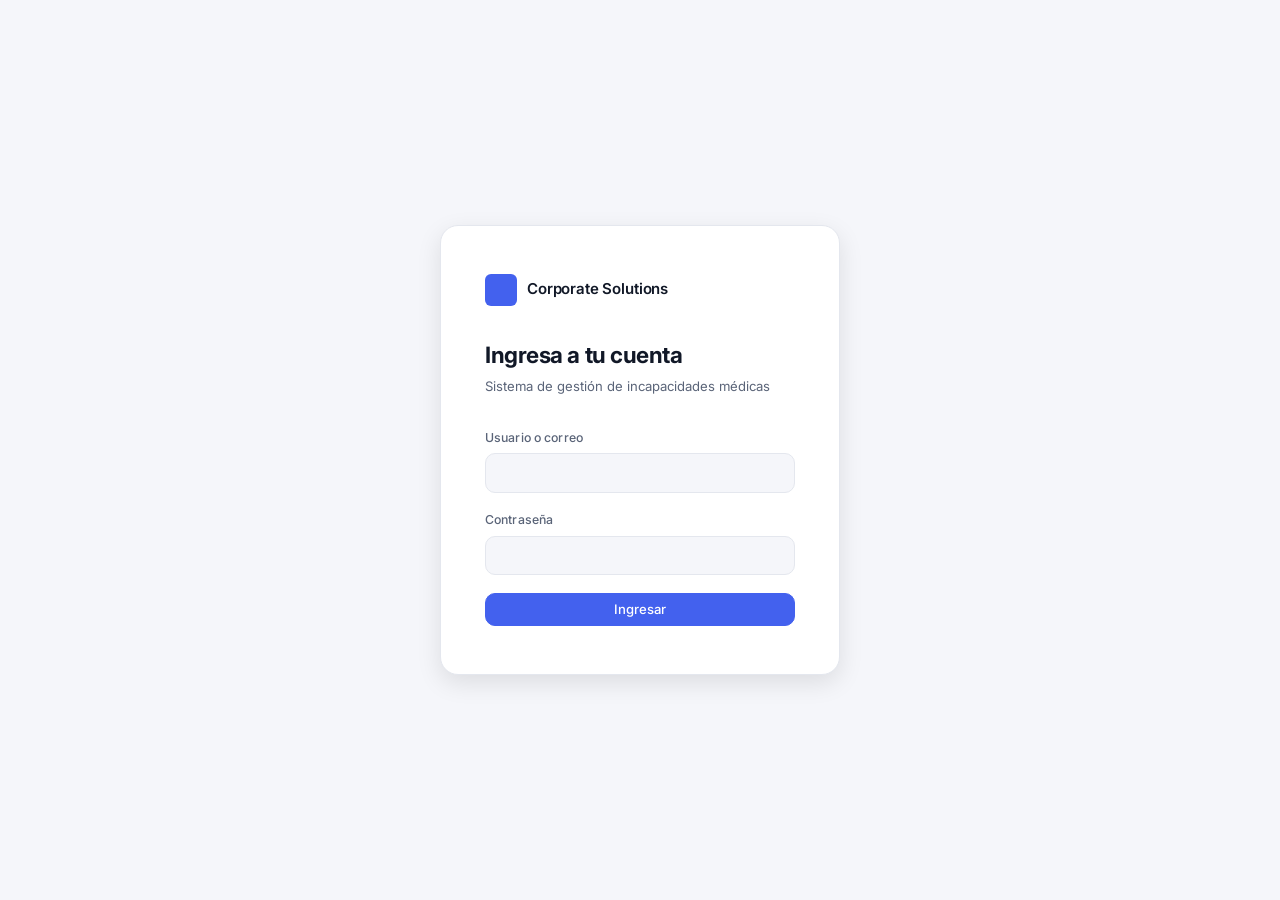
<file: index.html>
<!DOCTYPE html>
<html lang="es" data-theme="light">
<head>
    <meta charset="UTF-8">
    <meta name="viewport" content="width=device-width, initial-scale=1.0">
    <title>Corporate Solutions — Gestión de Incapacidades</title>
    <link rel="preconnect" href="https://fonts.googleapis.com">
    <link rel="preconnect" href="https://fonts.gstatic.com" crossorigin>
    <link href="https://fonts.googleapis.com/css2?family=Inter:wght@300;400;500;600;700&display=swap" rel="stylesheet">
    <link rel="stylesheet" href="./assets/css/main.css">
    <link rel="stylesheet" href="./assets/css/layout.css">
    <link rel="stylesheet" href="./assets/css/components.css">
    <link rel="stylesheet" href="./assets/css/views.css">
</head>
<body>

    <div id="app">

        <div id="login-screen" class="login-screen hidden">
            <div class="login-card">
                <div class="login-brand">
                    <span class="login-brand-mark"></span>
                    <span class="login-brand-name">Corporate Solutions</span>
                </div>
                <h1 class="login-title">Ingresa a tu cuenta</h1>
                <p class="login-subtitle">Sistema de gestión de incapacidades médicas</p>
                <div id="login-error" class="alert alert-error hidden"></div>
                <form id="login-form" novalidate>
                    <div class="field">
                        <label class="field-label" for="login-usuario">Usuario o correo</label>
                        <input class="field-input" type="text" id="login-usuario" name="usuario" autocomplete="username">
                    </div>
                    <div class="field">
                        <label class="field-label" for="login-contrasena">Contraseña</label>
                        <input class="field-input" type="password" id="login-contrasena" name="contrasena" autocomplete="current-password">
                    </div>
                    <button class="btn btn-primary btn-full" type="submit" id="login-btn">Ingresar</button>
                </form>
            </div>
        </div>

        <div id="main-layout" class="main-layout hidden">

            <aside id="sidebar" class="sidebar">
                <div class="sidebar-header">
                    <span class="sidebar-brand-mark"></span>
                    <span class="sidebar-brand-name">Corporate</span>
                    <button id="sidebar-toggle" class="sidebar-toggle" aria-label="Colapsar menú"></button>
                </div>

                <nav class="sidebar-nav">
                    <a class="nav-item" data-view="dashboard" href="#/dashboard">
                        <span class="nav-icon nav-icon-dashboard"></span>
                        <span class="nav-label">Panel principal</span>
                    </a>
                    <a class="nav-item" data-view="empleados" href="#/empleados" data-roles="administrador,gestion_humana">
                        <span class="nav-icon nav-icon-empleados"></span>
                        <span class="nav-label">Empleados</span>
                    </a>
                    <a class="nav-item" data-view="incapacidades" href="#/incapacidades">
                        <span class="nav-icon nav-icon-incapacidades"></span>
                        <span class="nav-label">Incapacidades</span>
                    </a>
                    <a class="nav-item" data-view="seguimiento" href="#/seguimiento" data-roles="administrador,gestion_humana">
                        <span class="nav-icon nav-icon-seguimiento"></span>
                        <span class="nav-label">Seguimiento</span>
                    </a>
                    <a class="nav-item" data-view="usuarios" href="#/usuarios" data-roles="administrador">
                        <span class="nav-icon nav-icon-usuarios"></span>
                        <span class="nav-label">Usuarios</span>
                    </a>
                </nav>

                <div class="sidebar-footer">
                    <a class="nav-item" data-view="configuracion" href="#/configuracion">
                        <span class="nav-icon nav-icon-config"></span>
                        <span class="nav-label">Configuración</span>
                    </a>
                    <button class="nav-item nav-item-btn" id="logout-btn">
                        <span class="nav-icon nav-icon-logout"></span>
                        <span class="nav-label">Cerrar sesión</span>
                    </button>
                </div>
            </aside>

            <div class="main-content">
                <header class="topbar">
                    <div class="topbar-left">
                        <h2 class="topbar-title" id="topbar-title">Panel principal</h2>
                    </div>
                    <div class="topbar-right">
                        <button class="topbar-btn" id="theme-toggle" aria-label="Cambiar tema">
                            <span class="icon-theme"></span>
                        </button>
                        <button class="topbar-btn topbar-notifications" id="notifications-btn" aria-label="Notificaciones">
                            <span class="icon-bell"></span>
                            <span class="notif-badge hidden" id="notif-badge"></span>
                        </button>
                        <div class="topbar-user" id="topbar-user">
                            <span class="user-avatar" id="user-avatar"></span>
                            <div class="user-info">
                                <span class="user-name" id="user-name"></span>
                                <span class="user-role" id="user-role"></span>
                            </div>
                        </div>
                    </div>
                </header>

                <div id="notifications-panel" class="notifications-panel hidden">
                    <div class="notif-panel-header">
                        <span class="notif-panel-title">Actividad reciente</span>
                        <button class="notif-panel-close" id="notif-close">Cerrar</button>
                    </div>
                    <div id="notifications-list" class="notif-list"></div>
                </div>

                <main id="view-container" class="view-container"></main>
            </div>
        </div>

    </div>

    <div id="modal-overlay" class="modal-overlay hidden">
        <div id="modal-box" class="modal-box">
            <div class="modal-header">
                <h3 class="modal-title" id="modal-title"></h3>
                <button class="modal-close" id="modal-close">&#x2715;</button>
            </div>
            <div class="modal-body" id="modal-body"></div>
            <div class="modal-footer" id="modal-footer"></div>
        </div>
    </div>

    <div id="panel-overlay" class="panel-overlay hidden">
        <div id="side-panel" class="side-panel">
            <div class="panel-header">
                <h3 class="panel-title" id="panel-title"></h3>
                <button class="panel-close" id="panel-close">&#x2715;</button>
            </div>
            <div class="panel-body" id="panel-body"></div>
        </div>
    </div>

    <div id="toast-container" class="toast-container"></div>

    <script type="module" src="./assets/js/app.js"></script>
</body>
</html>
</file>
<file: assets/css/main.css>
/* ============================================================
   VARIABLES Y TEMA
   ============================================================ */

:root {
    --color-bg: #F5F6FA;
    --color-surface: #FFFFFF;
    --color-surface-raised: #FFFFFF;
    --color-border: #E4E7EE;
    --color-border-subtle: #EEF0F6;

    --color-text-primary: #111827;
    --color-text-secondary: #5A6478;
    --color-text-tertiary: #9AA0AE;
    --color-text-inverse: #FFFFFF;

    --color-accent: #4361EE;
    --color-accent-hover: #3451D1;
    --color-accent-subtle: #EEF1FD;
    --color-accent-text: #3451D1;

    --color-success: #16A34A;
    --color-success-subtle: #DCFCE7;
    --color-success-text: #15803D;

    --color-warning: #D97706;
    --color-warning-subtle: #FEF3C7;
    --color-warning-text: #B45309;

    --color-danger: #DC2626;
    --color-danger-subtle: #FEE2E2;
    --color-danger-text: #B91C1C;

    --color-info: #0284C7;
    --color-info-subtle: #E0F2FE;
    --color-info-text: #0369A1;

    --color-neutral: #6B7280;
    --color-neutral-subtle: #F3F4F6;
    --color-neutral-text: #4B5563;

    --color-purple-subtle: #EDE9FE;
    --color-purple-text: #7C3AED;

    --sidebar-width: 240px;
    --sidebar-width-collapsed: 64px;
    --topbar-height: 60px;

    --radius-sm: 6px;
    --radius-md: 10px;
    --radius-lg: 14px;
    --radius-xl: 18px;
    --radius-full: 9999px;

    --shadow-sm: 0 1px 2px rgba(0, 0, 0, 0.05);
    --shadow-md: 0 4px 12px rgba(0, 0, 0, 0.07);
    --shadow-lg: 0 8px 24px rgba(0, 0, 0, 0.10);
    --shadow-xl: 0 16px 48px rgba(0, 0, 0, 0.14);

    --transition: 0.18s ease;
    --transition-slow: 0.3s ease;

    --font-sans: 'Inter', -apple-system, BlinkMacSystemFont, sans-serif;
}

[data-theme="dark"] {
    --color-bg: #0D0F17;
    --color-surface: #141720;
    --color-surface-raised: #1C2030;
    --color-border: #252A3A;
    --color-border-subtle: #1C2030;

    --color-text-primary: #F0F2F8;
    --color-text-secondary: #8892A4;
    --color-text-tertiary: #55607A;
    --color-text-inverse: #0D0F17;

    --color-accent: #5B78F5;
    --color-accent-hover: #7490F8;
    --color-accent-subtle: #1A1F35;
    --color-accent-text: #8BA0FF;

    --color-success: #22C55E;
    --color-success-subtle: #0D2A1A;
    --color-success-text: #4ADE80;

    --color-warning: #F59E0B;
    --color-warning-subtle: #2A1E05;
    --color-warning-text: #FCD34D;

    --color-danger: #EF4444;
    --color-danger-subtle: #2A0D0D;
    --color-danger-text: #FCA5A5;

    --color-info: #38BDF8;
    --color-info-subtle: #082035;
    --color-info-text: #7DD3FC;

    --color-neutral: #8892A4;
    --color-neutral-subtle: #1C2030;
    --color-neutral-text: #A0AABA;

    --color-purple-subtle: #1E1535;
    --color-purple-text: #A78BFA;

    --shadow-sm: 0 1px 2px rgba(0, 0, 0, 0.3);
    --shadow-md: 0 4px 12px rgba(0, 0, 0, 0.4);
    --shadow-lg: 0 8px 24px rgba(0, 0, 0, 0.5);
    --shadow-xl: 0 16px 48px rgba(0, 0, 0, 0.6);
}

/* ============================================================
   RESET
   ============================================================ */

*, *::before, *::after {
    box-sizing: border-box;
    margin: 0;
    padding: 0;
}

html {
    font-size: 15px;
    -webkit-font-smoothing: antialiased;
    -moz-osx-font-smoothing: grayscale;
}

body {
    font-family: var(--font-sans);
    background-color: var(--color-bg);
    color: var(--color-text-primary);
    line-height: 1.5;
    min-height: 100vh;
    transition: background-color var(--transition-slow), color var(--transition-slow);
}

a {
    color: inherit;
    text-decoration: none;
}

button {
    font-family: inherit;
    cursor: pointer;
    border: none;
    background: none;
}

input, textarea, select {
    font-family: inherit;
}

ul, ol {
    list-style: none;
}

/* ============================================================
   UTILIDADES
   ============================================================ */

.hidden {
    display: none !important;
}

.sr-only {
    position: absolute;
    width: 1px;
    height: 1px;
    padding: 0;
    margin: -1px;
    overflow: hidden;
    clip: rect(0, 0, 0, 0);
    border: 0;
}

.text-secondary {
    color: var(--color-text-secondary);
}

.text-sm {
    font-size: 0.85rem;
}

.text-xs {
    font-size: 0.75rem;
}

.font-medium {
    font-weight: 500;
}

.font-semibold {
    font-weight: 600;
}
</file>
<file: assets/css/layout.css>
/* ============================================================
   LOGIN
   ============================================================ */

.login-screen {
    min-height: 100vh;
    display: flex;
    align-items: center;
    justify-content: center;
    background-color: var(--color-bg);
    padding: 24px;
}

.login-card {
    background: var(--color-surface);
    border: 1px solid var(--color-border);
    border-radius: var(--radius-xl);
    padding: 48px 44px;
    width: 100%;
    max-width: 400px;
    box-shadow: var(--shadow-lg);
}

.login-brand {
    display: flex;
    align-items: center;
    gap: 10px;
    margin-bottom: 32px;
}

.login-brand-mark {
    display: block;
    width: 32px;
    height: 32px;
    background-color: var(--color-accent);
    border-radius: var(--radius-sm);
    flex-shrink: 0;
}

.login-brand-name {
    font-size: 1rem;
    font-weight: 600;
    color: var(--color-text-primary);
    letter-spacing: -0.01em;
}

.login-title {
    font-size: 1.5rem;
    font-weight: 700;
    color: var(--color-text-primary);
    letter-spacing: -0.02em;
    margin-bottom: 6px;
}

.login-subtitle {
    font-size: 0.875rem;
    color: var(--color-text-secondary);
    margin-bottom: 32px;
}

/* ============================================================
   LAYOUT PRINCIPAL
   ============================================================ */

.main-layout {
    display: flex;
    min-height: 100vh;
}

/* ============================================================
   SIDEBAR
   ============================================================ */

.sidebar {
    width: var(--sidebar-width);
    background: var(--color-surface);
    border-right: 1px solid var(--color-border);
    display: flex;
    flex-direction: column;
    position: fixed;
    top: 0;
    left: 0;
    height: 100vh;
    z-index: 100;
    transition: width var(--transition-slow);
    overflow: hidden;
}

.sidebar.collapsed {
    width: var(--sidebar-width-collapsed);
}

.sidebar-header {
    display: flex;
    align-items: center;
    gap: 12px;
    padding: 20px 16px;
    border-bottom: 1px solid var(--color-border-subtle);
    min-height: var(--topbar-height);
}

.sidebar-brand-mark {
    display: block;
    width: 28px;
    height: 28px;
    background-color: var(--color-accent);
    border-radius: 7px;
    flex-shrink: 0;
}

.sidebar-brand-name {
    font-size: 0.95rem;
    font-weight: 700;
    color: var(--color-text-primary);
    letter-spacing: -0.01em;
    white-space: nowrap;
    transition: opacity var(--transition), width var(--transition);
}

.sidebar-toggle {
    margin-left: auto;
    width: 24px;
    height: 24px;
    border-radius: var(--radius-sm);
    display: flex;
    align-items: center;
    justify-content: center;
    color: var(--color-text-tertiary);
    flex-shrink: 0;
    transition: background var(--transition), color var(--transition);
    position: relative;
}

.sidebar-toggle::before,
.sidebar-toggle::after {
    content: '';
    display: block;
    width: 12px;
    height: 1.5px;
    background: currentColor;
    position: absolute;
    border-radius: 2px;
    transition: transform var(--transition);
}

.sidebar-toggle::before {
    top: 8px;
}

.sidebar-toggle::after {
    top: 14px;
}

.sidebar-toggle:hover {
    background: var(--color-border-subtle);
    color: var(--color-text-primary);
}

.sidebar-nav {
    flex: 1;
    padding: 12px 8px;
    display: flex;
    flex-direction: column;
    gap: 2px;
    overflow-y: auto;
}

.sidebar-footer {
    padding: 8px 8px 16px;
    border-top: 1px solid var(--color-border-subtle);
    display: flex;
    flex-direction: column;
    gap: 2px;
}

.nav-item {
    display: flex;
    align-items: center;
    gap: 12px;
    padding: 9px 12px;
    border-radius: var(--radius-md);
    color: var(--color-text-secondary);
    font-size: 0.875rem;
    font-weight: 500;
    transition: background var(--transition), color var(--transition);
    cursor: pointer;
    white-space: nowrap;
    width: 100%;
    text-align: left;
}

.nav-item:hover {
    background: var(--color-border-subtle);
    color: var(--color-text-primary);
}

.nav-item.active {
    background: var(--color-accent-subtle);
    color: var(--color-accent);
}

.nav-item-btn {
    border: none;
    background: none;
    font-family: inherit;
}

.nav-icon {
    width: 18px;
    height: 18px;
    flex-shrink: 0;
    display: block;
    background-color: currentColor;
    mask-repeat: no-repeat;
    mask-position: center;
    mask-size: contain;
    -webkit-mask-repeat: no-repeat;
    -webkit-mask-position: center;
    -webkit-mask-size: contain;
}

.nav-icon-dashboard {
    mask-image: url("data:image/svg+xml,%3Csvg xmlns='http://www.w3.org/2000/svg' viewBox='0 0 24 24' fill='none' stroke='currentColor' stroke-width='2'%3E%3Crect x='3' y='3' width='7' height='7'/%3E%3Crect x='14' y='3' width='7' height='7'/%3E%3Crect x='14' y='14' width='7' height='7'/%3E%3Crect x='3' y='14' width='7' height='7'/%3E%3C/svg%3E");
    -webkit-mask-image: url("data:image/svg+xml,%3Csvg xmlns='http://www.w3.org/2000/svg' viewBox='0 0 24 24' fill='none' stroke='currentColor' stroke-width='2'%3E%3Crect x='3' y='3' width='7' height='7'/%3E%3Crect x='14' y='3' width='7' height='7'/%3E%3Crect x='14' y='14' width='7' height='7'/%3E%3Crect x='3' y='14' width='7' height='7'/%3E%3C/svg%3E");
}

.nav-icon-empleados {
    mask-image: url("data:image/svg+xml,%3Csvg xmlns='http://www.w3.org/2000/svg' viewBox='0 0 24 24' fill='none' stroke='currentColor' stroke-width='2'%3E%3Cpath d='M17 21v-2a4 4 0 0 0-4-4H5a4 4 0 0 0-4 4v2'/%3E%3Ccircle cx='9' cy='7' r='4'/%3E%3Cpath d='M23 21v-2a4 4 0 0 0-3-3.87'/%3E%3Cpath d='M16 3.13a4 4 0 0 1 0 7.75'/%3E%3C/svg%3E");
    -webkit-mask-image: url("data:image/svg+xml,%3Csvg xmlns='http://www.w3.org/2000/svg' viewBox='0 0 24 24' fill='none' stroke='currentColor' stroke-width='2'%3E%3Cpath d='M17 21v-2a4 4 0 0 0-4-4H5a4 4 0 0 0-4 4v2'/%3E%3Ccircle cx='9' cy='7' r='4'/%3E%3Cpath d='M23 21v-2a4 4 0 0 0-3-3.87'/%3E%3Cpath d='M16 3.13a4 4 0 0 1 0 7.75'/%3E%3C/svg%3E");
}

.nav-icon-incapacidades {
    mask-image: url("data:image/svg+xml,%3Csvg xmlns='http://www.w3.org/2000/svg' viewBox='0 0 24 24' fill='none' stroke='currentColor' stroke-width='2'%3E%3Crect x='3' y='4' width='18' height='18' rx='2' ry='2'/%3E%3Cline x1='16' y1='2' x2='16' y2='6'/%3E%3Cline x1='8' y1='2' x2='8' y2='6'/%3E%3Cline x1='3' y1='10' x2='21' y2='10'/%3E%3C/svg%3E");
    -webkit-mask-image: url("data:image/svg+xml,%3Csvg xmlns='http://www.w3.org/2000/svg' viewBox='0 0 24 24' fill='none' stroke='currentColor' stroke-width='2'%3E%3Crect x='3' y='4' width='18' height='18' rx='2' ry='2'/%3E%3Cline x1='16' y1='2' x2='16' y2='6'/%3E%3Cline x1='8' y1='2' x2='8' y2='6'/%3E%3Cline x1='3' y1='10' x2='21' y2='10'/%3E%3C/svg%3E");
}

.nav-icon-seguimiento {
    mask-image: url("data:image/svg+xml,%3Csvg xmlns='http://www.w3.org/2000/svg' viewBox='0 0 24 24' fill='none' stroke='currentColor' stroke-width='2'%3E%3Cpolyline points='22 12 18 12 15 21 9 3 6 12 2 12'/%3E%3C/svg%3E");
    -webkit-mask-image: url("data:image/svg+xml,%3Csvg xmlns='http://www.w3.org/2000/svg' viewBox='0 0 24 24' fill='none' stroke='currentColor' stroke-width='2'%3E%3Cpolyline points='22 12 18 12 15 21 9 3 6 12 2 12'/%3E%3C/svg%3E");
}

.nav-icon-usuarios {
    mask-image: url("data:image/svg+xml,%3Csvg xmlns='http://www.w3.org/2000/svg' viewBox='0 0 24 24' fill='none' stroke='currentColor' stroke-width='2'%3E%3Ccircle cx='12' cy='8' r='4'/%3E%3Cpath d='M20 21a8 8 0 1 0-16 0'/%3E%3C/svg%3E");
    -webkit-mask-image: url("data:image/svg+xml,%3Csvg xmlns='http://www.w3.org/2000/svg' viewBox='0 0 24 24' fill='none' stroke='currentColor' stroke-width='2'%3E%3Ccircle cx='12' cy='8' r='4'/%3E%3Cpath d='M20 21a8 8 0 1 0-16 0'/%3E%3C/svg%3E");
}

.nav-icon-config {
    mask-image: url("data:image/svg+xml,%3Csvg xmlns='http://www.w3.org/2000/svg' viewBox='0 0 24 24' fill='none' stroke='currentColor' stroke-width='2'%3E%3Ccircle cx='12' cy='12' r='3'/%3E%3Cpath d='M19.4 15a1.65 1.65 0 0 0 .33 1.82l.06.06a2 2 0 0 1-2.83 2.83l-.06-.06a1.65 1.65 0 0 0-1.82-.33 1.65 1.65 0 0 0-1 1.51V21a2 2 0 0 1-4 0v-.09A1.65 1.65 0 0 0 9 19.4a1.65 1.65 0 0 0-1.82.33l-.06.06a2 2 0 0 1-2.83-2.83l.06-.06A1.65 1.65 0 0 0 4.68 15a1.65 1.65 0 0 0-1.51-1H3a2 2 0 0 1 0-4h.09A1.65 1.65 0 0 0 4.6 9a1.65 1.65 0 0 0-.33-1.82l-.06-.06a2 2 0 0 1 2.83-2.83l.06.06A1.65 1.65 0 0 0 9 4.68a1.65 1.65 0 0 0 1-1.51V3a2 2 0 0 1 4 0v.09a1.65 1.65 0 0 0 1 1.51 1.65 1.65 0 0 0 1.82-.33l.06-.06a2 2 0 0 1 2.83 2.83l-.06.06A1.65 1.65 0 0 0 19.4 9a1.65 1.65 0 0 0 1.51 1H21a2 2 0 0 1 0 4h-.09a1.65 1.65 0 0 0-1.51 1z'/%3E%3C/svg%3E");
    -webkit-mask-image: url("data:image/svg+xml,%3Csvg xmlns='http://www.w3.org/2000/svg' viewBox='0 0 24 24' fill='none' stroke='currentColor' stroke-width='2'%3E%3Ccircle cx='12' cy='12' r='3'/%3E%3Cpath d='M19.4 15a1.65 1.65 0 0 0 .33 1.82l.06.06a2 2 0 0 1-2.83 2.83l-.06-.06a1.65 1.65 0 0 0-1.82-.33 1.65 1.65 0 0 0-1 1.51V21a2 2 0 0 1-4 0v-.09A1.65 1.65 0 0 0 9 19.4a1.65 1.65 0 0 0-1.82.33l-.06.06a2 2 0 0 1-2.83-2.83l.06-.06A1.65 1.65 0 0 0 4.68 15a1.65 1.65 0 0 0-1.51-1H3a2 2 0 0 1 0-4h.09A1.65 1.65 0 0 0 4.6 9a1.65 1.65 0 0 0-.33-1.82l-.06-.06a2 2 0 0 1 2.83-2.83l.06.06A1.65 1.65 0 0 0 9 4.68a1.65 1.65 0 0 0 1-1.51V3a2 2 0 0 1 4 0v.09a1.65 1.65 0 0 0 1 1.51 1.65 1.65 0 0 0 1.82-.33l.06-.06a2 2 0 0 1 2.83 2.83l-.06.06A1.65 1.65 0 0 0 19.4 9a1.65 1.65 0 0 0 1.51 1H21a2 2 0 0 1 0 4h-.09a1.65 1.65 0 0 0-1.51 1z'/%3E%3C/svg%3E");
}

.nav-icon-logout {
    mask-image: url("data:image/svg+xml,%3Csvg xmlns='http://www.w3.org/2000/svg' viewBox='0 0 24 24' fill='none' stroke='currentColor' stroke-width='2'%3E%3Cpath d='M9 21H5a2 2 0 0 1-2-2V5a2 2 0 0 1 2-2h4'/%3E%3Cpolyline points='16 17 21 12 16 7'/%3E%3Cline x1='21' y1='12' x2='9' y2='12'/%3E%3C/svg%3E");
    -webkit-mask-image: url("data:image/svg+xml,%3Csvg xmlns='http://www.w3.org/2000/svg' viewBox='0 0 24 24' fill='none' stroke='currentColor' stroke-width='2'%3E%3Cpath d='M9 21H5a2 2 0 0 1-2-2V5a2 2 0 0 1 2-2h4'/%3E%3Cpolyline points='16 17 21 12 16 7'/%3E%3Cline x1='21' y1='12' x2='9' y2='12'/%3E%3C/svg%3E");
}

.sidebar.collapsed .nav-label,
.sidebar.collapsed .sidebar-brand-name {
    opacity: 0;
    width: 0;
    overflow: hidden;
}

/* ============================================================
   TOPBAR
   ============================================================ */

.main-content {
    margin-left: var(--sidebar-width);
    flex: 1;
    display: flex;
    flex-direction: column;
    min-height: 100vh;
    transition: margin-left var(--transition-slow);
}

.sidebar.collapsed ~ .main-content {
    margin-left: var(--sidebar-width-collapsed);
}

.topbar {
    height: var(--topbar-height);
    background: var(--color-surface);
    border-bottom: 1px solid var(--color-border);
    display: flex;
    align-items: center;
    justify-content: space-between;
    padding: 0 24px;
    position: sticky;
    top: 0;
    z-index: 90;
}

.topbar-title {
    font-size: 1rem;
    font-weight: 600;
    color: var(--color-text-primary);
    letter-spacing: -0.01em;
}

.topbar-right {
    display: flex;
    align-items: center;
    gap: 8px;
}

.topbar-btn {
    width: 36px;
    height: 36px;
    border-radius: var(--radius-md);
    display: flex;
    align-items: center;
    justify-content: center;
    color: var(--color-text-secondary);
    transition: background var(--transition), color var(--transition);
    position: relative;
}

.topbar-btn:hover {
    background: var(--color-border-subtle);
    color: var(--color-text-primary);
}

.icon-theme,
.icon-bell {
    display: block;
    width: 18px;
    height: 18px;
    background-color: currentColor;
    mask-repeat: no-repeat;
    mask-position: center;
    mask-size: contain;
    -webkit-mask-repeat: no-repeat;
    -webkit-mask-position: center;
    -webkit-mask-size: contain;
}

.icon-theme {
    mask-image: url("data:image/svg+xml,%3Csvg xmlns='http://www.w3.org/2000/svg' viewBox='0 0 24 24' fill='none' stroke='currentColor' stroke-width='2'%3E%3Ccircle cx='12' cy='12' r='5'/%3E%3Cline x1='12' y1='1' x2='12' y2='3'/%3E%3Cline x1='12' y1='21' x2='12' y2='23'/%3E%3Cline x1='4.22' y1='4.22' x2='5.64' y2='5.64'/%3E%3Cline x1='18.36' y1='18.36' x2='19.78' y2='19.78'/%3E%3Cline x1='1' y1='12' x2='3' y2='12'/%3E%3Cline x1='21' y1='12' x2='23' y2='12'/%3E%3Cline x1='4.22' y1='19.78' x2='5.64' y2='18.36'/%3E%3Cline x1='18.36' y1='5.64' x2='19.78' y2='4.22'/%3E%3C/svg%3E");
    -webkit-mask-image: url("data:image/svg+xml,%3Csvg xmlns='http://www.w3.org/2000/svg' viewBox='0 0 24 24' fill='none' stroke='currentColor' stroke-width='2'%3E%3Ccircle cx='12' cy='12' r='5'/%3E%3Cline x1='12' y1='1' x2='12' y2='3'/%3E%3Cline x1='12' y1='21' x2='12' y2='23'/%3E%3Cline x1='4.22' y1='4.22' x2='5.64' y2='5.64'/%3E%3Cline x1='18.36' y1='18.36' x2='19.78' y2='19.78'/%3E%3Cline x1='1' y1='12' x2='3' y2='12'/%3E%3Cline x1='21' y1='12' x2='23' y2='12'/%3E%3Cline x1='4.22' y1='19.78' x2='5.64' y2='18.36'/%3E%3Cline x1='18.36' y1='5.64' x2='19.78' y2='4.22'/%3E%3C/svg%3E");
}

.icon-bell {
    mask-image: url("data:image/svg+xml,%3Csvg xmlns='http://www.w3.org/2000/svg' viewBox='0 0 24 24' fill='none' stroke='currentColor' stroke-width='2'%3E%3Cpath d='M18 8A6 6 0 0 0 6 8c0 7-3 9-3 9h18s-3-2-3-9'/%3E%3Cpath d='M13.73 21a2 2 0 0 1-3.46 0'/%3E%3C/svg%3E");
    -webkit-mask-image: url("data:image/svg+xml,%3Csvg xmlns='http://www.w3.org/2000/svg' viewBox='0 0 24 24' fill='none' stroke='currentColor' stroke-width='2'%3E%3Cpath d='M18 8A6 6 0 0 0 6 8c0 7-3 9-3 9h18s-3-2-3-9'/%3E%3Cpath d='M13.73 21a2 2 0 0 1-3.46 0'/%3E%3C/svg%3E");
}

.notif-badge {
    position: absolute;
    top: 6px;
    right: 6px;
    width: 8px;
    height: 8px;
    background: var(--color-danger);
    border-radius: var(--radius-full);
    border: 2px solid var(--color-surface);
}

.topbar-user {
    display: flex;
    align-items: center;
    gap: 10px;
    padding: 6px 10px;
    border-radius: var(--radius-md);
    margin-left: 4px;
    cursor: default;
}

.user-avatar {
    width: 32px;
    height: 32px;
    border-radius: var(--radius-full);
    background: var(--color-accent);
    display: flex;
    align-items: center;
    justify-content: center;
    font-size: 0.8rem;
    font-weight: 700;
    color: white;
    flex-shrink: 0;
}

.user-info {
    display: flex;
    flex-direction: column;
}

.user-name {
    font-size: 0.82rem;
    font-weight: 600;
    color: var(--color-text-primary);
    line-height: 1.2;
}

.user-role {
    font-size: 0.72rem;
    color: var(--color-text-tertiary);
    line-height: 1.2;
}

/* ============================================================
   PANEL DE NOTIFICACIONES
   ============================================================ */

.notifications-panel {
    position: absolute;
    top: calc(var(--topbar-height) + 8px);
    right: 16px;
    width: 340px;
    background: var(--color-surface);
    border: 1px solid var(--color-border);
    border-radius: var(--radius-lg);
    box-shadow: var(--shadow-xl);
    z-index: 200;
    overflow: hidden;
}

.notif-panel-header {
    display: flex;
    align-items: center;
    justify-content: space-between;
    padding: 16px 20px;
    border-bottom: 1px solid var(--color-border);
}

.notif-panel-title {
    font-size: 0.875rem;
    font-weight: 600;
    color: var(--color-text-primary);
}

.notif-panel-close {
    font-size: 0.75rem;
    color: var(--color-text-secondary);
    transition: color var(--transition);
}

.notif-panel-close:hover {
    color: var(--color-accent);
}

.notif-list {
    max-height: 400px;
    overflow-y: auto;
}

.notif-item {
    padding: 14px 20px;
    border-bottom: 1px solid var(--color-border-subtle);
    transition: background var(--transition);
}

.notif-item:last-child {
    border-bottom: none;
}

.notif-item:hover {
    background: var(--color-border-subtle);
}

.notif-item-text {
    font-size: 0.82rem;
    color: var(--color-text-primary);
    line-height: 1.4;
    margin-bottom: 4px;
}

.notif-item-meta {
    font-size: 0.72rem;
    color: var(--color-text-tertiary);
}

.notif-empty {
    padding: 32px 20px;
    text-align: center;
    color: var(--color-text-tertiary);
    font-size: 0.85rem;
}

/* ============================================================
   CONTENEDOR DE VISTA
   ============================================================ */

.view-container {
    flex: 1;
    padding: 28px;
    animation: fadeIn 0.2s ease;
}

@keyframes fadeIn {
    from { opacity: 0; transform: translateY(6px); }
    to   { opacity: 1; transform: translateY(0); }
}

/* ============================================================
   PANEL LATERAL
   ============================================================ */

.panel-overlay {
    position: fixed;
    inset: 0;
    background: rgba(0, 0, 0, 0.3);
    z-index: 300;
    display: flex;
    justify-content: flex-end;
}

.side-panel {
    width: 480px;
    max-width: 95vw;
    background: var(--color-surface);
    height: 100%;
    display: flex;
    flex-direction: column;
    box-shadow: var(--shadow-xl);
    animation: slideInPanel 0.25s ease;
}

@keyframes slideInPanel {
    from { transform: translateX(100%); }
    to   { transform: translateX(0); }
}

.panel-header {
    display: flex;
    align-items: center;
    justify-content: space-between;
    padding: 20px 24px;
    border-bottom: 1px solid var(--color-border);
}

.panel-title {
    font-size: 1rem;
    font-weight: 600;
    color: var(--color-text-primary);
}

.panel-close {
    width: 28px;
    height: 28px;
    border-radius: var(--radius-sm);
    display: flex;
    align-items: center;
    justify-content: center;
    color: var(--color-text-tertiary);
    font-size: 0.9rem;
    transition: background var(--transition), color var(--transition);
}

.panel-close:hover {
    background: var(--color-border-subtle);
    color: var(--color-text-primary);
}

.panel-body {
    flex: 1;
    overflow-y: auto;
    padding: 24px;
}

/* ============================================================
   MODAL
   ============================================================ */

.modal-overlay {
    position: fixed;
    inset: 0;
    background: rgba(0, 0, 0, 0.4);
    z-index: 400;
    display: flex;
    align-items: center;
    justify-content: center;
    padding: 24px;
}

.modal-box {
    background: var(--color-surface);
    border-radius: var(--radius-xl);
    width: 100%;
    max-width: 540px;
    max-height: 90vh;
    display: flex;
    flex-direction: column;
    box-shadow: var(--shadow-xl);
    animation: fadeInScale 0.2s ease;
}

@keyframes fadeInScale {
    from { opacity: 0; transform: scale(0.96); }
    to   { opacity: 1; transform: scale(1); }
}

.modal-header {
    display: flex;
    align-items: center;
    justify-content: space-between;
    padding: 20px 24px;
    border-bottom: 1px solid var(--color-border);
}

.modal-title {
    font-size: 1rem;
    font-weight: 600;
    color: var(--color-text-primary);
}

.modal-close {
    width: 28px;
    height: 28px;
    border-radius: var(--radius-sm);
    display: flex;
    align-items: center;
    justify-content: center;
    color: var(--color-text-tertiary);
    font-size: 0.85rem;
    transition: background var(--transition), color var(--transition);
}

.modal-close:hover {
    background: var(--color-border-subtle);
    color: var(--color-text-primary);
}

.modal-body {
    padding: 24px;
    overflow-y: auto;
    flex: 1;
}

.modal-footer {
    padding: 16px 24px;
    border-top: 1px solid var(--color-border);
    display: flex;
    justify-content: flex-end;
    gap: 10px;
}

/* ============================================================
   TOAST
   ============================================================ */

.toast-container {
    position: fixed;
    bottom: 24px;
    right: 24px;
    z-index: 500;
    display: flex;
    flex-direction: column;
    gap: 10px;
    pointer-events: none;
}

.toast {
    background: var(--color-surface-raised);
    border: 1px solid var(--color-border);
    border-radius: var(--radius-md);
    padding: 12px 16px;
    min-width: 280px;
    max-width: 360px;
    box-shadow: var(--shadow-lg);
    display: flex;
    align-items: flex-start;
    gap: 10px;
    animation: toastIn 0.25s ease forwards;
    pointer-events: all;
}

.toast.removing {
    animation: toastOut 0.2s ease forwards;
}

@keyframes toastIn {
    from { opacity: 0; transform: translateX(20px); }
    to   { opacity: 1; transform: translateX(0); }
}

@keyframes toastOut {
    from { opacity: 1; transform: translateX(0); }
    to   { opacity: 0; transform: translateX(20px); }
}

.toast-dot {
    width: 8px;
    height: 8px;
    border-radius: var(--radius-full);
    flex-shrink: 0;
    margin-top: 5px;
}

.toast-success .toast-dot { background: var(--color-success); }
.toast-error .toast-dot { background: var(--color-danger); }
.toast-info .toast-dot { background: var(--color-info); }
.toast-warning .toast-dot { background: var(--color-warning); }

.toast-content {
    flex: 1;
}

.toast-title {
    font-size: 0.82rem;
    font-weight: 600;
    color: var(--color-text-primary);
    margin-bottom: 2px;
}

.toast-message {
    font-size: 0.78rem;
    color: var(--color-text-secondary);
    line-height: 1.4;
}
</file>
<file: assets/css/components.css>
/* ============================================================
   BOTONES
   ============================================================ */

.btn {
    display: inline-flex;
    align-items: center;
    justify-content: center;
    gap: 8px;
    padding: 9px 18px;
    border-radius: var(--radius-md);
    font-size: 0.875rem;
    font-weight: 500;
    line-height: 1;
    cursor: pointer;
    transition: background var(--transition), color var(--transition),
                border-color var(--transition), opacity var(--transition),
                box-shadow var(--transition);
    border: 1px solid transparent;
    white-space: nowrap;
    font-family: inherit;
}

.btn:disabled {
    opacity: 0.5;
    cursor: not-allowed;
}

.btn-primary {
    background: var(--color-accent);
    color: white;
    border-color: var(--color-accent);
}

.btn-primary:hover:not(:disabled) {
    background: var(--color-accent-hover);
    border-color: var(--color-accent-hover);
}

.btn-secondary {
    background: var(--color-surface);
    color: var(--color-text-primary);
    border-color: var(--color-border);
}

.btn-secondary:hover:not(:disabled) {
    background: var(--color-border-subtle);
}

.btn-danger {
    background: var(--color-danger);
    color: white;
    border-color: var(--color-danger);
}

.btn-danger:hover:not(:disabled) {
    background: #b91c1c;
    border-color: #b91c1c;
}

.btn-ghost {
    background: transparent;
    color: var(--color-text-secondary);
    border-color: transparent;
}

.btn-ghost:hover:not(:disabled) {
    background: var(--color-border-subtle);
    color: var(--color-text-primary);
}

.btn-sm {
    padding: 6px 12px;
    font-size: 0.8rem;
}

.btn-full {
    width: 100%;
}

.btn-loading {
    position: relative;
    color: transparent !important;
}

.btn-loading::after {
    content: '';
    position: absolute;
    width: 14px;
    height: 14px;
    border: 2px solid rgba(255,255,255,0.4);
    border-top-color: white;
    border-radius: 50%;
    animation: spin 0.6s linear infinite;
}

@keyframes spin {
    to { transform: rotate(360deg); }
}

/* ============================================================
   CAMPOS DE FORMULARIO
   ============================================================ */

.field {
    margin-bottom: 18px;
}

.field-label {
    display: block;
    font-size: 0.82rem;
    font-weight: 500;
    color: var(--color-text-secondary);
    margin-bottom: 6px;
    letter-spacing: 0.01em;
}

.field-input,
.field-select,
.field-textarea {
    width: 100%;
    padding: 9px 12px;
    border: 1px solid var(--color-border);
    border-radius: var(--radius-md);
    background: var(--color-bg);
    color: var(--color-text-primary);
    font-size: 0.875rem;
    line-height: 1.5;
    transition: border-color var(--transition), box-shadow var(--transition);
    appearance: none;
    -webkit-appearance: none;
}

.field-input:focus,
.field-select:focus,
.field-textarea:focus {
    outline: none;
    border-color: var(--color-accent);
    box-shadow: 0 0 0 3px var(--color-accent-subtle);
}

.field-input.error,
.field-select.error {
    border-color: var(--color-danger);
}

.field-input::placeholder {
    color: var(--color-text-tertiary);
}

.field-input[readonly] {
    background: var(--color-bg-subtle);
    color: var(--color-text-tertiary);
    cursor: not-allowed;
    pointer-events: none;
}

.field-textarea {
    resize: vertical;
    min-height: 90px;
}

.field-select {
    background-image: url("data:image/svg+xml,%3Csvg xmlns='http://www.w3.org/2000/svg' viewBox='0 0 16 16'%3E%3Cpath fill='%236B7280' d='M4.646 6.646a.5.5 0 0 1 .708 0L8 9.293l2.646-2.647a.5.5 0 0 1 .708.708l-3 3a.5.5 0 0 1-.708 0l-3-3a.5.5 0 0 1 0-.708z'/%3E%3C/svg%3E");
    background-repeat: no-repeat;
    background-position: right 10px center;
    background-size: 16px;
    padding-right: 32px;
}

.field-hint {
    font-size: 0.75rem;
    color: var(--color-text-tertiary);
    margin-top: 5px;
}

.field-error-msg {
    font-size: 0.75rem;
    color: var(--color-danger-text);
    margin-top: 5px;
}

.form-row {
    display: grid;
    grid-template-columns: 1fr 1fr;
    gap: 16px;
}

/* ============================================================
   CARDS
   ============================================================ */

.card {
    background: var(--color-surface);
    border: 1px solid var(--color-border);
    border-radius: var(--radius-lg);
    padding: 20px;
}

.card-header {
    display: flex;
    align-items: center;
    justify-content: space-between;
    margin-bottom: 16px;
}

.card-title {
    font-size: 0.875rem;
    font-weight: 600;
    color: var(--color-text-secondary);
    text-transform: uppercase;
    letter-spacing: 0.06em;
    font-size: 0.72rem;
}

.stat-card {
    background: var(--color-surface);
    border: 1px solid var(--color-border);
    border-radius: var(--radius-lg);
    padding: 20px 24px;
    display: flex;
    flex-direction: column;
    gap: 8px;
    cursor: default;
    transition: box-shadow var(--transition), border-color var(--transition);
}

.stat-card:hover {
    box-shadow: var(--shadow-md);
    border-color: var(--color-accent);
}

.stat-card.clickable {
    cursor: pointer;
}

.stat-label {
    font-size: 0.75rem;
    font-weight: 500;
    color: var(--color-text-tertiary);
    text-transform: uppercase;
    letter-spacing: 0.06em;
}

.stat-value {
    font-size: 2rem;
    font-weight: 700;
    color: var(--color-text-primary);
    letter-spacing: -0.03em;
    line-height: 1;
}

.stat-sub {
    font-size: 0.78rem;
    color: var(--color-text-tertiary);
}

.stat-accent {
    display: inline-block;
    width: 6px;
    height: 6px;
    border-radius: var(--radius-full);
    margin-right: 6px;
    vertical-align: middle;
}

/* ============================================================
   BADGES DE ESTADO
   ============================================================ */

.badge {
    display: inline-flex;
    align-items: center;
    gap: 5px;
    padding: 3px 9px;
    border-radius: var(--radius-full);
    font-size: 0.72rem;
    font-weight: 600;
    letter-spacing: 0.02em;
    white-space: nowrap;
}

.badge::before {
    content: '';
    width: 5px;
    height: 5px;
    border-radius: 50%;
    background: currentColor;
    opacity: 0.7;
}

.badge-registrada {
    background: var(--color-neutral-subtle);
    color: var(--color-neutral-text);
}

.badge-en_revision {
    background: var(--color-warning-subtle);
    color: var(--color-warning-text);
}

.badge-aprobada {
    background: var(--color-success-subtle);
    color: var(--color-success-text);
}

.badge-rechazada {
    background: var(--color-danger-subtle);
    color: var(--color-danger-text);
}

.badge-finalizada {
    background: var(--color-purple-subtle);
    color: var(--color-purple-text);
}

.badge-activo {
    background: var(--color-success-subtle);
    color: var(--color-success-text);
}

.badge-inactivo {
    background: var(--color-neutral-subtle);
    color: var(--color-neutral-text);
}

.badge-administrador {
    background: var(--color-accent-subtle);
    color: var(--color-accent-text);
}

.badge-gestion_humana {
    background: var(--color-info-subtle);
    color: var(--color-info-text);
}

.badge-empleado {
    background: var(--color-neutral-subtle);
    color: var(--color-neutral-text);
}

/* ============================================================
   TABLA
   ============================================================ */

.table-wrapper {
    overflow-x: auto;
    border-radius: var(--radius-lg);
    border: 1px solid var(--color-border);
}

.data-table {
    width: 100%;
    border-collapse: collapse;
    font-size: 0.85rem;
}

.data-table thead {
    background: var(--color-bg);
}

.data-table th {
    padding: 11px 16px;
    text-align: left;
    font-size: 0.72rem;
    font-weight: 600;
    color: var(--color-text-tertiary);
    text-transform: uppercase;
    letter-spacing: 0.06em;
    border-bottom: 1px solid var(--color-border);
    white-space: nowrap;
}

.data-table td {
    padding: 13px 16px;
    color: var(--color-text-primary);
    border-bottom: 1px solid var(--color-border-subtle);
    vertical-align: middle;
}

.data-table tbody tr:last-child td {
    border-bottom: none;
}

.data-table tbody tr {
    transition: background var(--transition);
}

.data-table tbody tr:hover {
    background: var(--color-border-subtle);
}

.table-actions {
    display: flex;
    align-items: center;
    gap: 4px;
}

.action-btn {
    padding: 5px 8px;
    border-radius: var(--radius-sm);
    font-size: 0.75rem;
    font-weight: 500;
    cursor: pointer;
    border: 1px solid transparent;
    transition: background var(--transition), color var(--transition), border-color var(--transition);
    font-family: inherit;
}

.action-btn-edit {
    color: var(--color-accent-text);
    background: var(--color-accent-subtle);
}

.action-btn-edit:hover {
    background: var(--color-accent);
    color: white;
}

.action-btn-view {
    color: var(--color-info-text);
    background: var(--color-info-subtle);
}

.action-btn-view:hover {
    background: var(--color-info);
    color: white;
}

.action-btn-danger {
    color: var(--color-danger-text);
    background: var(--color-danger-subtle);
}

.action-btn-danger:hover {
    background: var(--color-danger);
    color: white;
}

.action-btn-success {
    color: var(--color-success-text);
    background: var(--color-success-subtle);
}

.action-btn-success:hover {
    background: var(--color-success);
    color: white;
}

/* ============================================================
   ALERTAS
   ============================================================ */

.alert {
    padding: 12px 16px;
    border-radius: var(--radius-md);
    font-size: 0.85rem;
    margin-bottom: 18px;
    line-height: 1.4;
}

.alert-error {
    background: var(--color-danger-subtle);
    color: var(--color-danger-text);
    border: 1px solid var(--color-danger);
}

.alert-success {
    background: var(--color-success-subtle);
    color: var(--color-success-text);
    border: 1px solid var(--color-success);
}

.alert-info {
    background: var(--color-info-subtle);
    color: var(--color-info-text);
    border: 1px solid var(--color-info);
}

/* ============================================================
   FILTROS Y BÚSQUEDA
   ============================================================ */

.filters-bar {
    display: flex;
    align-items: center;
    gap: 10px;
    flex-wrap: wrap;
    margin-bottom: 20px;
}

.search-input-wrapper {
    position: relative;
    flex: 1;
    min-width: 200px;
}

.search-input {
    width: 100%;
    padding: 9px 12px 9px 36px;
    border: 1px solid var(--color-border);
    border-radius: var(--radius-md);
    background: var(--color-surface);
    color: var(--color-text-primary);
    font-size: 0.875rem;
    transition: border-color var(--transition), box-shadow var(--transition);
    font-family: inherit;
}

.search-input:focus {
    outline: none;
    border-color: var(--color-accent);
    box-shadow: 0 0 0 3px var(--color-accent-subtle);
}

.search-icon {
    position: absolute;
    left: 11px;
    top: 50%;
    transform: translateY(-50%);
    width: 15px;
    height: 15px;
    background-color: var(--color-text-tertiary);
    mask-image: url("data:image/svg+xml,%3Csvg xmlns='http://www.w3.org/2000/svg' viewBox='0 0 24 24' fill='none' stroke='currentColor' stroke-width='2'%3E%3Ccircle cx='11' cy='11' r='8'/%3E%3Cline x1='21' y1='21' x2='16.65' y2='16.65'/%3E%3C/svg%3E");
    mask-repeat: no-repeat;
    mask-size: contain;
    -webkit-mask-image: url("data:image/svg+xml,%3Csvg xmlns='http://www.w3.org/2000/svg' viewBox='0 0 24 24' fill='none' stroke='currentColor' stroke-width='2'%3E%3Ccircle cx='11' cy='11' r='8'/%3E%3Cline x1='21' y1='21' x2='16.65' y2='16.65'/%3E%3C/svg%3E");
    -webkit-mask-repeat: no-repeat;
    -webkit-mask-size: contain;
    pointer-events: none;
}

/* ============================================================
   ESTADO VACÍO / CARGA
   ============================================================ */

.empty-state {
    text-align: center;
    padding: 60px 24px;
    color: var(--color-text-tertiary);
}

.empty-state-title {
    font-size: 0.95rem;
    font-weight: 500;
    color: var(--color-text-secondary);
    margin-bottom: 6px;
}

.empty-state-desc {
    font-size: 0.82rem;
    margin-bottom: 20px;
}

.loader {
    display: flex;
    justify-content: center;
    align-items: center;
    padding: 48px;
}

.loader-spinner {
    width: 28px;
    height: 28px;
    border: 2.5px solid var(--color-border);
    border-top-color: var(--color-accent);
    border-radius: 50%;
    animation: spin 0.7s linear infinite;
}

/* ============================================================
   TIMELINE
   ============================================================ */

.timeline {
    position: relative;
    padding-left: 24px;
}

.timeline::before {
    content: '';
    position: absolute;
    left: 7px;
    top: 6px;
    bottom: 0;
    width: 1.5px;
    background: var(--color-border);
}

.timeline-item {
    position: relative;
    padding-bottom: 24px;
}

.timeline-item:last-child {
    padding-bottom: 0;
}

.timeline-dot {
    position: absolute;
    left: -21px;
    top: 4px;
    width: 14px;
    height: 14px;
    border-radius: 50%;
    border: 2px solid var(--color-surface);
    box-shadow: 0 0 0 1.5px var(--color-border);
    z-index: 1;
}

.timeline-dot-registrada   { background: var(--color-neutral); }
.timeline-dot-en_revision  { background: var(--color-warning); }
.timeline-dot-aprobada     { background: var(--color-success); }
.timeline-dot-rechazada    { background: var(--color-danger); }
.timeline-dot-finalizada   { background: var(--color-purple-text); }

.timeline-date {
    font-size: 0.72rem;
    color: var(--color-text-tertiary);
    margin-bottom: 4px;
}

.timeline-content {
    background: var(--color-bg);
    border: 1px solid var(--color-border);
    border-radius: var(--radius-md);
    padding: 12px 14px;
}

.timeline-header {
    display: flex;
    align-items: center;
    gap: 8px;
    margin-bottom: 6px;
}

.timeline-comment {
    font-size: 0.82rem;
    color: var(--color-text-secondary);
    line-height: 1.5;
}

.timeline-user {
    font-size: 0.72rem;
    color: var(--color-text-tertiary);
    margin-top: 6px;
}

/* ============================================================
   CALENDARIO
   ============================================================ */

.calendar-wrapper {
    background: var(--color-surface);
    border: 1px solid var(--color-border);
    border-radius: var(--radius-lg);
    overflow: hidden;
}

.calendar-header {
    display: flex;
    align-items: center;
    justify-content: space-between;
    padding: 14px 20px;
    border-bottom: 1px solid var(--color-border);
}

.calendar-nav-btn {
    width: 28px;
    height: 28px;
    border-radius: var(--radius-sm);
    display: flex;
    align-items: center;
    justify-content: center;
    color: var(--color-text-secondary);
    font-size: 0.85rem;
    transition: background var(--transition);
}

.calendar-nav-btn:hover {
    background: var(--color-border-subtle);
    color: var(--color-text-primary);
}

.calendar-month-label {
    font-size: 0.875rem;
    font-weight: 600;
    color: var(--color-text-primary);
    text-transform: capitalize;
}

.calendar-grid {
    display: grid;
    grid-template-columns: repeat(7, 1fr);
}

.calendar-day-header {
    padding: 8px 4px;
    text-align: center;
    font-size: 0.7rem;
    font-weight: 600;
    color: var(--color-text-tertiary);
    text-transform: uppercase;
    letter-spacing: 0.05em;
    border-bottom: 1px solid var(--color-border-subtle);
}

.calendar-day {
    padding: 6px 4px;
    text-align: center;
    font-size: 0.8rem;
    color: var(--color-text-secondary);
    min-height: 42px;
    display: flex;
    flex-direction: column;
    align-items: center;
    gap: 3px;
    border-bottom: 1px solid var(--color-border-subtle);
    border-right: 1px solid var(--color-border-subtle);
    transition: background var(--transition);
    cursor: default;
}

.calendar-day:hover {
    background: var(--color-border-subtle);
}

.calendar-day.other-month {
    color: var(--color-text-tertiary);
    opacity: 0.4;
}

.calendar-day.today .day-number {
    background: var(--color-accent);
    color: white;
    width: 22px;
    height: 22px;
    border-radius: 50%;
    display: flex;
    align-items: center;
    justify-content: center;
    font-size: 0.75rem;
}

.calendar-day-dots {
    display: flex;
    gap: 2px;
    flex-wrap: wrap;
    justify-content: center;
}

.calendar-dot {
    width: 5px;
    height: 5px;
    border-radius: 50%;
}

/* ============================================================
   DETALLE DE EMPLEADO EN PANEL
   ============================================================ */

.detail-section {
    margin-bottom: 24px;
}

.detail-section-title {
    font-size: 0.72rem;
    font-weight: 600;
    color: var(--color-text-tertiary);
    text-transform: uppercase;
    letter-spacing: 0.06em;
    margin-bottom: 12px;
    padding-bottom: 8px;
    border-bottom: 1px solid var(--color-border-subtle);
}

.detail-row {
    display: flex;
    justify-content: space-between;
    align-items: flex-start;
    padding: 8px 0;
    font-size: 0.85rem;
    border-bottom: 1px solid var(--color-border-subtle);
    gap: 16px;
}

.detail-row:last-child {
    border-bottom: none;
}

.detail-key {
    color: var(--color-text-tertiary);
    flex-shrink: 0;
    min-width: 120px;
    font-size: 0.8rem;
}

.detail-val {
    color: var(--color-text-primary);
    text-align: right;
    font-weight: 500;
    word-break: break-word;
}

/* ============================================================
   SECTION HEADER
   ============================================================ */

.section-header {
    display: flex;
    align-items: center;
    justify-content: space-between;
    margin-bottom: 20px;
}

.section-title {
    font-size: 1.15rem;
    font-weight: 700;
    color: var(--color-text-primary);
    letter-spacing: -0.02em;
}

.section-subtitle {
    font-size: 0.82rem;
    color: var(--color-text-tertiary);
    margin-top: 2px;
}

/* ============================================================
   PAGINACIÓN
   ============================================================ */

.pagination {
    display: flex;
    align-items: center;
    justify-content: space-between;
    padding: 12px 16px;
    border-top: 1px solid var(--color-border);
    font-size: 0.8rem;
    color: var(--color-text-secondary);
}

.pagination-controls {
    display: flex;
    gap: 4px;
}

.page-btn {
    width: 30px;
    height: 30px;
    border-radius: var(--radius-sm);
    display: flex;
    align-items: center;
    justify-content: center;
    font-size: 0.8rem;
    color: var(--color-text-secondary);
    transition: background var(--transition), color var(--transition);
    font-family: inherit;
}

.page-btn:hover {
    background: var(--color-border-subtle);
    color: var(--color-text-primary);
}

.page-btn.active {
    background: var(--color-accent);
    color: white;
}

.page-btn:disabled {
    opacity: 0.35;
    cursor: not-allowed;
}
</file>
<file: assets/css/views.css>
/* ============================================================
   DASHBOARD
   ============================================================ */

.stats-grid {
    display: grid;
    grid-template-columns: repeat(auto-fit, minmax(200px, 1fr));
    gap: 16px;
    margin-bottom: 28px;
}

.dashboard-grid {
    display: grid;
    grid-template-columns: 1fr 1fr;
    gap: 20px;
    margin-bottom: 28px;
}

.dashboard-grid-3 {
    display: grid;
    grid-template-columns: 2fr 1fr;
    gap: 20px;
}

.activity-list {
    display: flex;
    flex-direction: column;
    gap: 0;
}

.activity-item {
    display: flex;
    align-items: flex-start;
    gap: 12px;
    padding: 12px 0;
    border-bottom: 1px solid var(--color-border-subtle);
}

.activity-item:last-child {
    border-bottom: none;
}

.activity-dot {
    width: 8px;
    height: 8px;
    border-radius: 50%;
    flex-shrink: 0;
    margin-top: 5px;
}

.activity-text {
    font-size: 0.82rem;
    color: var(--color-text-secondary);
    line-height: 1.4;
    flex: 1;
}

.activity-text strong {
    color: var(--color-text-primary);
    font-weight: 500;
}

.activity-time {
    font-size: 0.72rem;
    color: var(--color-text-tertiary);
    white-space: nowrap;
    flex-shrink: 0;
}

.quick-actions {
    display: flex;
    flex-direction: column;
    gap: 8px;
}

.quick-action-btn {
    display: flex;
    align-items: center;
    gap: 10px;
    padding: 12px 14px;
    border-radius: var(--radius-md);
    background: var(--color-bg);
    border: 1px solid var(--color-border);
    color: var(--color-text-primary);
    font-size: 0.85rem;
    font-weight: 500;
    cursor: pointer;
    transition: background var(--transition), border-color var(--transition), box-shadow var(--transition);
    text-align: left;
    font-family: inherit;
    width: 100%;
}

.quick-action-btn:hover {
    background: var(--color-accent-subtle);
    border-color: var(--color-accent);
    box-shadow: var(--shadow-sm);
}

.qa-dot {
    width: 8px;
    height: 8px;
    border-radius: 50%;
    flex-shrink: 0;
}

/* ============================================================
   PERFIL DE EMPLEADO EN DASHBOARD
   ============================================================ */

.employee-profile-card {
    display: flex;
    flex-direction: column;
    gap: 16px;
}

.employee-avatar-large {
    width: 56px;
    height: 56px;
    border-radius: 50%;
    background: var(--color-accent);
    display: flex;
    align-items: center;
    justify-content: center;
    font-size: 1.4rem;
    font-weight: 700;
    color: white;
    flex-shrink: 0;
}

.employee-profile-header {
    display: flex;
    align-items: center;
    gap: 14px;
    padding-bottom: 16px;
    border-bottom: 1px solid var(--color-border-subtle);
}

.employee-profile-name {
    font-size: 1.05rem;
    font-weight: 700;
    color: var(--color-text-primary);
    letter-spacing: -0.01em;
}

.employee-profile-cargo {
    font-size: 0.82rem;
    color: var(--color-text-secondary);
    margin-top: 2px;
}

/* ============================================================
   VISTA DE INCAPACIDADES DEL EMPLEADO
   ============================================================ */

.incapacidad-card {
    background: var(--color-surface);
    border: 1px solid var(--color-border);
    border-radius: var(--radius-lg);
    padding: 18px 20px;
    margin-bottom: 12px;
    transition: box-shadow var(--transition), border-color var(--transition);
    cursor: pointer;
}

.incapacidad-card:hover {
    box-shadow: var(--shadow-md);
    border-color: var(--color-accent);
}

.incapacidad-card-header {
    display: flex;
    align-items: flex-start;
    justify-content: space-between;
    margin-bottom: 10px;
    gap: 12px;
}

.incapacidad-card-title {
    font-size: 0.9rem;
    font-weight: 600;
    color: var(--color-text-primary);
}

.incapacidad-card-dates {
    font-size: 0.78rem;
    color: var(--color-text-secondary);
    margin-top: 3px;
}

.incapacidad-card-meta {
    display: flex;
    gap: 16px;
    flex-wrap: wrap;
    margin-top: 10px;
    padding-top: 10px;
    border-top: 1px solid var(--color-border-subtle);
}

.incapacidad-meta-item {
    font-size: 0.75rem;
    color: var(--color-text-tertiary);
}

.incapacidad-meta-item strong {
    color: var(--color-text-secondary);
    font-weight: 500;
}

/* ============================================================
   CONFIGURACIÓN
   ============================================================ */

.config-layout {
    max-width: 560px;
}

.config-section {
    background: var(--color-surface);
    border: 1px solid var(--color-border);
    border-radius: var(--radius-lg);
    overflow: hidden;
    margin-bottom: 20px;
}

.config-section-header {
    padding: 16px 20px;
    border-bottom: 1px solid var(--color-border);
    background: var(--color-bg);
}

.config-section-title {
    font-size: 0.875rem;
    font-weight: 600;
    color: var(--color-text-primary);
}

.config-section-desc {
    font-size: 0.78rem;
    color: var(--color-text-tertiary);
    margin-top: 2px;
}

.config-section-body {
    padding: 20px;
}

.config-info-row {
    display: flex;
    align-items: center;
    justify-content: space-between;
    padding: 10px 0;
    font-size: 0.85rem;
    border-bottom: 1px solid var(--color-border-subtle);
}

.config-info-row:last-child {
    border-bottom: none;
}

.config-info-key {
    color: var(--color-text-secondary);
    font-size: 0.82rem;
}

.config-info-val {
    color: var(--color-text-primary);
    font-weight: 500;
}

/* ============================================================
   RESPONSIVE
   ============================================================ */

@media (max-width: 900px) {
    .dashboard-grid {
        grid-template-columns: 1fr;
    }

    .dashboard-grid-3 {
        grid-template-columns: 1fr;
    }
}

@media (max-width: 700px) {
    :root {
        --sidebar-width: 0px;
    }

    .sidebar {
        transform: translateX(-100%);
        transition: transform var(--transition-slow);
    }

    .sidebar.mobile-open {
        transform: translateX(0);
        width: 240px;
    }

    .main-content {
        margin-left: 0;
    }

    .view-container {
        padding: 16px;
    }

    .form-row {
        grid-template-columns: 1fr;
    }

    .stats-grid {
        grid-template-columns: 1fr 1fr;
    }
}

.card-mb {
    margin-bottom: 20px;
}

.activity-item-clickable {
    cursor: pointer;
}

.activity-dot-top {
    margin-top: 5px;
    flex-shrink: 0;
}

.activity-body {
    flex: 1;
}

.activity-time-top {
    font-size:0.75rem;
    color:var(--color-text-tertiary);
    margin-top: 2px;
}

.qa-dot-accent { background: var(--color-accent); }
.qa-dot-success { background: var(--color-success); }
.qa-dot-info { background: var(--color-info); }
.qa-dot-warning { background: var(--color-warning); }

.dot-registrada { background: var(--color-warning); }
.dot-en_revision { background: var(--color-info); }
.dot-aprobada { background: var(--color-success); }
.dot-rechazada { background: var(--color-danger); }
.dot-finalizada { background: var(--color-text-tertiary); }


.dashboard-grid-mb {
    margin-bottom: 24px;
}

.card-mb-sm {
    margin-bottom: 16px;
}

.card-accent {
    border-color: var(--color-accent);
}

.card-empty {
    padding: 16px 0;
    text-align: center;
    color: var(--color-text-tertiary);
    font-size: 0.85rem;
}

.inc-item {
    margin-bottom: 16px;
}

.inc-item-header {
    display: flex;
    justify-content: space-between;
    align-items: flex-start;
    margin-bottom: 6px;
}

.inc-item-tipo {
    font-weight: 600;
    font-size: 0.875rem;
}

.inc-item-periodo {
    font-size: 0.8rem;
    color: var(--color-text-secondary);
}

.inc-item-entidad {
    font-size: 0.78rem;
    color: var(--color-text-tertiary);
    margin-top: 4px;
}

.inc-item-divider {
    border-top: 1px solid var(--color-border-subtle);
    margin-top: 12px;
}

.text-meta {
    margin-top: 6px;
    font-size: 0.75rem;
    color: var(--color-text-tertiary);
}
.config-row {
    display: flex;
    align-items: center;
    justify-content: space-between;
}

.config-label {
    font-size: 0.875rem;
    font-weight: 500;
    color: var(--color-text-primary);
}

.config-sublabel {
    font-size: 0.78rem;
    color: var(--color-text-tertiary);
    margin-top: 2px;
}


.select-auto {
    width: auto;
    min-width: 160px;
}

.select-auto-sm {
    width: auto;
    min-width: 130px;
}

.user-cell {
    display: flex;
    align-items: center;
    gap: 10px;
}

.user-avatar-sm {
    width: 30px;
    height: 30px;
    font-size: 0.72rem;
    flex-shrink: 0;
}

.user-cell-name {
    font-weight: 500;
}

.user-cell-email {
    font-size: 0.75rem;
    color: var(--color-text-tertiary);
}

.td-secondary {
    font-size: 0.82rem;
    color: var(--color-text-secondary);
}

.modal-text {
    font-size: 0.9rem;
    color: var(--color-text-secondary);
}

.select-auto-md {
    width: auto;
    min-width: 150px;
}

.user-avatar-xs {
    width: 28px;
    height: 28px;
    font-size: 0.68rem;
    flex-shrink: 0;
}

.td-name {
    font-weight: 500;
    font-size: 0.85rem;
}

.td-sm {
    font-size: 0.82rem;
}

.td-bold {
    font-weight: 600;
}

.text-empty-panel {
    font-size: 0.82rem;
    color: var(--color-text-tertiary);
    padding: 8px 0;
}

.text-error-panel {
    font-size: 0.82rem;
    color: var(--color-danger-text);
}

.modal-text-sm {
    font-size: 0.85rem;
    color: var(--color-text-secondary);
    margin-bottom: 16px;
}


.employee-detail-header {
    display: flex;
    align-items: center;
    gap: 14px;
    margin-bottom: 20px;
}

.employee-detail-name {
    font-weight: 700;
    font-size: 1.05rem;
}

.employee-detail-role {
    font-size: 0.82rem;
    color: var(--color-text-secondary);
}

.employee-detail-status {
    margin-top: 4px;
}

.inc-panel-item {
    padding: 10px 0;
    border-bottom: 1px solid var(--color-border-subtle);
}

.inc-panel-header {
    display: flex;
    justify-content: space-between;
    align-items: center;
    margin-bottom: 4px;
}

.inc-panel-title {
    font-size: 0.82rem;
    font-weight: 500;
}

.inc-panel-dates {
    font-size: 0.75rem;
    color: var(--color-text-tertiary);
}
/* Espaciados y Grid */
.g-20 { gap: 20px; }
.mb-10 { margin-bottom: 10px; }
.mb-16 { margin-bottom: 16px; }
.mt-10 { margin-top: 10px; }

/* select-auto personalizado */
.w-auto-min-150 {
    width: auto;
    min-width: 150px;
}

/* Modificadores de tarjetas y contenedores de listas */
.card.p-0 { padding: 0; }

.max-h-65-scroll {
    max-height: 65vh;
    overflow-y: auto;
}

/* Items de actividad e incapacidad */
.activity-item.p-14-20-cur-border {
    padding: 14px 20px;
    cursor: pointer;
    border-bottom: 1px solid var(--color-border-subtle);
}

/* Flexbox utilities */
.flex-1 { flex: 1; }

.flex-between-center-mb4 {
    display: flex;
    align-items: center;
    justify-content: space-between;
    margin-bottom: 4px;
}

.flex-between-center-mb8 {
    display: flex;
    align-items: center;
    justify-content: space-between;
    margin-bottom: 8px;
}

/* Tipografías y textos */
.fw600-fs0875 {
    font-weight: 600;
    font-size: 0.875rem;
}

.fs078-sec {
    font-size: 0.78rem;
    color: var(--color-text-secondary);
}

.fs078-ter-mt4 {
    font-size: 0.78rem;
    color: var(--color-text-tertiary);
    margin-top: 4px;
}

.fs072-fw600-ter-up-ls-mb16 {
    font-size: 0.72rem;
    font-weight: 600;
    color: var(--color-text-tertiary);
    text-transform: uppercase;
    letter-spacing: 0.06em;
    margin-bottom: 16px;
}

/* Paneles informativos del modal/lateral */
.mb-20-p14-surface-radius-border {
    margin-bottom: 20px;
    padding: 14px;
    background: var(--color-bg);
    border-radius: var(--radius-md);
    border: 1px solid var(--color-border);
}

.mb-24-p16-accent-radius-border {
    margin-bottom: 24px;
    padding: 16px;
    background: var(--color-accent-subtle);
    border-radius: var(--radius-md);
    border: 1px solid var(--color-accent);
}

.fs08-fw600-accent-mb12 {
    font-size: 0.8rem;
    font-weight: 600;
    color: var(--color-accent-text);
    margin-bottom: 12px;
}
</file>
